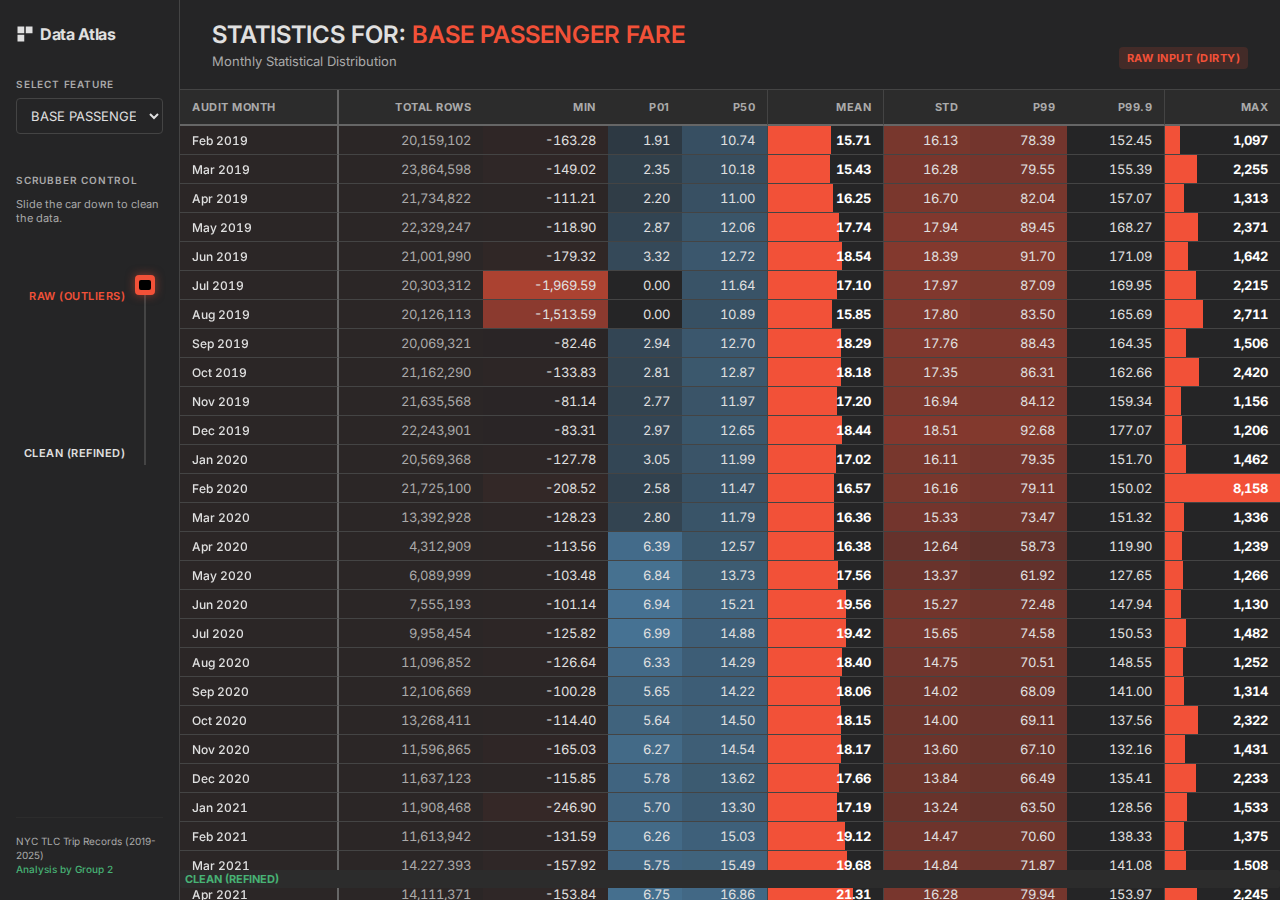
<file: raw_vs_processed_data_distribution_table.html>
<!DOCTYPE html>
<html lang="en">

<head>
    <meta charset="UTF-8">
    <meta name="viewport" content="width=device-width, initial-scale=1.0">
    <title>Uber Data Atlas | Dark Executive View</title>

    <!-- FONTS: Inter (Standard for modern UI) -->
    <link href="https://fonts.googleapis.com/css2?family=Inter:wght@300;400;500;600;700&display=swap" rel="stylesheet">

    <!-- DATA SOURCE -->
    <script src="data_payload.js"></script>

    <style>
        /* =========================================
           1. UBER DESIGN SYSTEM (DARK TOKENS)
           ========================================= */
        :root {
            /* Palette Inversion */
            --uber-black: #000000;
            --uber-white: #FFFFFF;
            --ui-background: #1E1E1E;
            --ui-surface: #252526;
            --ui-text-primary: #E0E0E0;
            --ui-text-secondary: #AAAAAA;
            --ui-border: #444444;
            --ui-border-dark: #666666;

            /* Data Colors (High Saturation for Pop) */
            --data-green: #47B275;
            /* Stable/Clean */
            --data-red: #F25138;
            /* Error/Raw */
            --data-blue: #5DA5DA;
            /* Neutral Distribution */

            /* Grays for Fills (Deeper than background) */
            --gray-fill-subtle: #2C2C2C;

            /* Dimensions */
            --sidebar-width: 180px;
            --track-height: 180px;
        }

        * {
            box-sizing: border-box;
        }

        body {
            margin: 0;
            padding: 0;
            font-family: 'Inter', sans-serif;
            background: var(--ui-background);
            height: 100vh;
            display: flex;
            overflow: hidden;
            color: var(--ui-text-primary);
        }

        /* =========================================
           2. SIDEBAR (CONTROLS)
           ========================================= */
        .sidebar {
            width: var(--sidebar-width);
            background: var(--ui-surface);
            border-right: 1px solid var(--ui-border);
            display: flex;
            flex-direction: column;
            padding: 24px 16px;
            z-index: 20;
        }

        .brand {
            font-size: 16px;
            font-weight: 700;
            letter-spacing: -0.5px;
            color: var(--ui-text-primary);
            margin-bottom: 24px;
            display: flex;
            align-items: center;
            gap: 6px;
        }

        /* DROPDOWN STYLING */
        .control-group {
            margin-bottom: 30px;
        }

        .label {
            font-size: 10px;
            text-transform: uppercase;
            letter-spacing: 0.8px;
            font-weight: 600;
            color: var(--ui-text-secondary);
            margin-bottom: 8px;
            display: block;
        }

        select {
            width: 100%;
            padding: 8px 10px;
            font-family: 'Inter', sans-serif;
            font-size: 13px;
            border: 1px solid var(--ui-border);
            border-radius: 4px;
            background: var(--ui-surface);
            color: var(--ui-text-primary);
            cursor: pointer;
            outline: none;
            transition: border-color 0.2s;
        }

        /* CUSTOM VERTICAL SLIDER ASSEMBLY */
        .scrubber-assembly {
            display: flex;
            gap: 10px;
            align-items: center;
            justify-content: center;
        }

        .scrubber-track-wrapper {
            position: relative;
            height: var(--track-height);
            width: 20px;
            margin: 10px 0;
        }

        #stateSlider {
            opacity: 0;
            position: absolute;
            width: 100%;
            height: 100%;
            margin: 0;
            cursor: ns-resize;
            z-index: 10;
        }

        .custom-track {
            position: absolute;
            width: 2px;
            height: 100%;
            background: var(--ui-border);
            left: 50%;
            transform: translateX(-50%);
        }

        /* Custom Handle (The Uber Car) */
        #custom-handle {
            position: absolute;
            width: 20px;
            height: 20px;
            left: 50%;
            top: 0;
            transform: translate(-50%, -50%);
            transition: background-color 0.2s, box-shadow 0.2s;
            pointer-events: none;
            border-radius: 4px;
            background: var(--data-green);
            box-shadow: 0 0 10px rgba(71, 178, 117, 0.5);
        }

        /* Uber Car SVG */
        #custom-handle::before {
            content: '';
            position: absolute;
            top: 50%;
            left: 50%;
            width: 12px;
            height: 10px;
            background: var(--uber-black);
            transform: translate(-50%, -50%);
            border-radius: 2px;
        }

        /* Scrubber Labels (Q3 Fix: Aligned to Track Ends) */
        .scrubber-labels-vertical {
            height: var(--track-height);
            display: flex;
            flex-direction: column;
            justify-content: space-between;
            font-size: 11px;
            font-weight: 600;
            text-align: right;
            line-height: 1.2;
            padding: 5px 0;
        }

        .state-label {
            text-transform: uppercase;
            letter-spacing: 0.5px;
        }

        /* Dynamic Active States */
        .mode-raw #custom-handle {
            background: var(--data-red);
            box-shadow: 0 0 10px rgba(242, 81, 56, 0.5);
        }

        .mode-raw .state-raw {
            color: var(--data-red);
        }

        .mode-proc #custom-handle {
            background: var(--data-green);
            box-shadow: 0 0 10px rgba(71, 178, 117, 0.5);
        }

        .mode-proc .state-proc {
            color: var(--data-green);
        }


        /* Footer */
        .footer {
            margin-top: auto;
            font-size: 10px;
            color: var(--ui-text-secondary);
            line-height: 1.4;
            border-top: 1px solid var(--gray-fill-subtle);
            padding-top: 16px;
        }

        /* =========================================
           3. MAIN VIEW (DATA TABLE)
           ========================================= */
        .main-content {
            flex-grow: 1;
            display: flex;
            flex-direction: column;
            background: var(--ui-surface);
            position: relative;
        }

        /* HEADER INFO */
        .info-bar {
            padding: 20px 32px;
            border-bottom: 1px solid var(--ui-border);
            background: var(--ui-surface);
            display: flex;
            justify-content: space-between;
            align-items: flex-end;
        }

        .metric-title {
            font-size: 24px;
            font-weight: 600;
            color: var(--ui-text-primary);
            margin: 0;
        }

        .feature-name-highlight {
            color: var(--data-green);
        }

        .mode-raw .feature-name-highlight {
            color: var(--data-red);
        }


        .metric-subtitle {
            font-size: 13px;
            color: var(--ui-text-secondary);
            margin-top: 4px;
        }

        .status-badge {
            font-size: 11px;
            font-weight: 700;
            padding: 4px 8px;
            border-radius: 4px;
            text-transform: uppercase;
            letter-spacing: 0.5px;
        }

        /* Status Badge Colors */
        .mode-raw .status-badge {
            background: rgba(242, 81, 56, 0.15);
            color: var(--data-red);
        }

        .mode-proc .status-badge {
            background: rgba(71, 178, 117, 0.15);
            color: var(--data-green);
        }

        /* TABLE SCROLL AREA */
        .table-wrapper {
            flex-grow: 1;
            overflow: auto;
            position: relative;
        }

        table {
            border-collapse: separate;
            border-spacing: 0;
            width: 100%;
            font-size: 13px;
        }

        /* TABLE HEADERS */
        th {
            position: sticky;
            top: 0;
            z-index: 10;
            background: var(--gray-fill-subtle);
            color: var(--ui-text-secondary);
            font-weight: 700;
            font-size: 11px;
            text-transform: uppercase;
            letter-spacing: 0.5px;
            padding: 10px 12px;
            text-align: right;
            border-bottom: 2px solid var(--ui-border-dark);
        }

        /* Sticky First Column (Date) */
        th:first-child {
            position: sticky;
            left: 0;
            z-index: 20;
            text-align: left;
            background: var(--gray-fill-subtle);
            border-right: 2px solid var(--ui-border-dark);
        }

        /* TABLE CELLS */
        td {
            padding: 6px 12px;
            text-align: right;
            white-space: nowrap;
            border-bottom: 1px solid var(--ui-border);
            color: var(--ui-text-primary);
            font-variant-numeric: tabular-nums;
        }

        /* Sticky First Column (Date) */
        td:first-child {
            position: sticky;
            left: 0;
            z-index: 5;
            text-align: left;
            background: var(--ui-surface);
            font-weight: 500;
            font-size: 12px;
            border-right: 2px solid var(--ui-border-dark);
        }

        tr:hover td {
            background-color: rgba(255, 255, 255, 0.05) !important;
        }

        tr:hover td:first-child {
            background-color: rgba(255, 255, 255, 0.05);
        }

        /* Bar Column specific styling */
        .val-mean,
        .val-max {
            border-left: 1px solid var(--ui-border);
        }

        /* =========================================
           4. VISUALIZATION HELPERS (Dynamic)
           ========================================= */

        td {
            transition: background-color 0.2s, color 0.2s;
        }

        /* Bar text must be white for contrast */
        .bar-cell {
            color: var(--uber-white) !important;
            font-weight: 700 !important;
        }

        /* Fixed Annotations */
        #rawAnnotation {
            position: sticky;
            top: 12px;
            left: 10px;
            font-weight: 700;
            font-size: 11px;
            z-index: 50;
            color: var(--data-red);
            background: var(--gray-fill-subtle);
            padding: 2px 5px;
            border-radius: 2px;
        }

        #filteredAnnotation {
            position: sticky;
            bottom: 12px;
            left: 10px;
            font-weight: 700;
            font-size: 11px;
            z-index: 50;
            color: var(--data-green);
            background: var(--gray-fill-subtle);
            padding: 2px 5px;
            border-radius: 2px;
        }
    </style>
</head>

<body>

    <!-- SIDEBAR -->
    <div class="sidebar">
        <div class="brand">
            <svg width="18" height="18" viewBox="0 0 24 24" fill="none" xmlns="http://www.w3.org/2000/svg">
                <rect x="2" y="2" width="9" height="9" fill="var(--ui-text-primary)" />
                <rect x="13" y="2" width="9" height="9" fill="var(--ui-text-primary)" />
                <rect x="2" y="13" width="9" height="9" fill="var(--ui-text-primary)" />
                <rect x="13" y="13" width="9" height="9" />
            </svg>
            Data Atlas
        </div>

        <div class="control-group">
            <p class="label">Select Feature</p>
            <select id="featureSelect">
                <!-- Javascript will populate this -->
            </select>
        </div>

        <div class="control-group">
            <p class="label">Scrubber Control</p>
            <p style="font-size: 11px; color: var(--ui-text-secondary); margin-bottom: 20px;">
                Slide the car down to clean the data.
            </p>
        </div>

        <div class="scrubber-assembly">
            <div class="scrubber-labels-vertical" style="text-align: right;">
                <span class="state-label state-raw">RAW (OUTLIERS)</span>
                <span class="state-label state-proc">CLEAN (REFINED)</span>
            </div>

            <div class="scrubber-track-wrapper">
                <!-- Hidden input handles value and interaction -->
                <input type="range" id="stateSlider" min="0" max="1" step="0.01" value="1" orient="vertical">
                <div class="custom-track"></div>
                <!-- Custom Handle (Car) is positioned via JS -->
                <div id="custom-handle"></div>
            </div>
        </div>

        <div class="footer">
            NYC TLC Trip Records (2019-2025)<br>
            <span style="color: var(--data-green); font-weight: 500;">Analysis by Group 2</span>
        </div>
    </div>

    <!-- MAIN CONTENT -->
    <div class="main-content">
        <div class="info-bar">
            <div>
                <h1 class="metric-title" id="displayTitle">STATISTICS FOR: <span class="feature-name-highlight">BASE
                        PASSENGER FARE</span></h1>
                <div class="metric-subtitle">Monthly Statistical Distribution</div>
            </div>
            <div id="statusBadge" class="status-badge">RAW DATA</div>
        </div>

        <div class="table-wrapper" id="tableWrapper">
            <table id="dataTable">
                <thead>
                    <tr>
                        <th>Audit Month</th>
                        <th>Total Rows</th>
                        <th>MIN</th>
                        <th>P01</th>
                        <th>P50</th>
                        <th class="val-mean" style="min-width: 80px">MEAN</th>
                        <th style="border-left: 1px solid var(--ui-border)">STD</th>
                        <th>P99</th>
                        <th>P99.9</th>
                        <th class="val-max" style="min-width: 80px">MAX</th>
                    </tr>
                </thead>
                <tbody id="tableBody">
                    <!-- Javascript populates this -->
                </tbody>
            </table>

            <!-- Fixed Annotations -->
            <div id="rawAnnotation">RAW (UNFILTERED)</div>
            <div id="filteredAnnotation">CLEAN (REFINED)</div>
        </div>
    </div>

    <!-- ******************************************************************* -->
    <!-- STEP 1: PASTE YOUR data_payload.js CONTENT HERE -->
    <script id="data-payload">
        // !!! Paste the full content of data_payload.js here

        // Example DUMMY DATA (REPLACE THIS ENTIRE BLOCK WITH YOUR REAL DATA):
        const ATLAS_DATA = {
            "dates": ["Feb 2019", "Mar 2019", "Apr 2019", "May 2019", "Jun 2019", "Jul 2019", "Aug 2019", "Sep 2019"],
            "features": {
                "base_passenger_fare": {
                    "raw": {
                        "min": [-163.28, -149.02, -111.21, -118.90, -179.32, -1969.59, -1513.59, -82.46],
                        "p01": [1.91, 2.35, 2.20, 2.87, 3.32, 0.00, 0.00, 2.94],
                        "p50": [10.74, 10.18, 11.00, 12.06, 12.72, 11.64, 10.89, 12.70],
                        "mean": [15.71, 15.43, 16.25, 17.74, 18.54, 17.10, 15.85, 18.29],
                        "std": [16.13, 16.28, 16.70, 17.94, 18.39, 17.97, 17.80, 17.76],
                        "p99": [78.39, 79.55, 82.04, 89.45, 91.70, 87.09, 83.50, 88.43],
                        "p99.9": [152.45, 155.39, 157.07, 168.27, 171.09, 169.95, 165.69, 164.35],
                        "max": [1097.29, 2255.49, 1313.41, 2371.27, 1642.24, 2215.22, 2710.50, 1505.83],
                        "rows": [20159102, 23864598, 21734822, 22329247, 21001990, 20303312, 20126113, 20069321]
                    },
                    "processed": {
                        "min": [0.1, 0.5, 0.2, 0.6, 0.5, 0.3, 0.4, 0.7],
                        "p01": [2.04, 2.40, 2.25, 2.90, 3.35, 3.00, 3.10, 3.00],
                        "p50": [10.28, 10.50, 11.20, 12.10, 12.80, 11.70, 11.00, 12.75],
                        "mean": [14.45, 14.80, 15.20, 16.50, 17.20, 16.10, 15.10, 17.50],
                        "std": [13.06, 13.50, 14.00, 15.00, 15.50, 14.50, 14.20, 14.00],
                        "p99": [64.34, 65.00, 68.00, 75.00, 78.00, 70.00, 68.00, 75.00],
                        "p99.9": [110.60, 112.00, 115.00, 125.00, 130.00, 118.00, 115.00, 120.00],
                        "max": [282.52, 290.00, 310.00, 350.00, 370.00, 360.00, 350.00, 380.00],
                        "rows": [13056381, 14500000, 13500000, 15000000, 14000000, 13800000, 13500000, 13000000]
                    },
                    "stats": {
                        "min_max": 1969.59, "p01_max": 3.32, "p50_max": 12.72, "mean_max": 18.54,
                        "std_max": 18.39, "p99_max": 91.70, "p99.9_max": 171.09, "max_max": 2710.50
                    }
                }
            }
        };
        // !!! END OF PASTE ZONE

    </script>
    <script>
        // ==========================================
        // 1. INITIALIZATION & SETUP
        // ==========================================

        if (typeof ATLAS_DATA === 'undefined') {
            console.error("ATLAS_DATA not defined.");
            document.getElementById('displayTitle').innerText = "DATA LOADING ERROR";
            throw new Error("Data not loaded.");
        }

        const featureSelect = document.getElementById('featureSelect');
        const stateSlider = document.getElementById('stateSlider');
        const tableBody = document.getElementById('tableBody');
        const displayTitle = document.getElementById('displayTitle');
        const statusBadge = document.getElementById('statusBadge');
        const bodyTag = document.body;
        const customHandle = document.getElementById('custom-handle');

        // Q1 Fix: Set Default Feature
        const DEFAULT_FEATURE = 'base_passenger_fare';
        let currentFeature = DEFAULT_FEATURE;

        // Populate Dropdown
        const features = Object.keys(ATLAS_DATA.features).sort();
        features.forEach(feat => {
            const opt = document.createElement('option');
            opt.value = feat;
            opt.text = feat.replace(/_/g, " ").toUpperCase();
            featureSelect.appendChild(opt);
        });

        // ==========================================
        // 2. HELPER FUNCTIONS (VISUALIZATION)
        // ==========================================

        // Format Numbers: 1,234.56
        const fmt = new Intl.NumberFormat('en-US', {
            minimumFractionDigits: 2,
            maximumFractionDigits: 2
        });

        // Format Integers: 1,234
        const fmtInt = new Intl.NumberFormat('en-US', {
            maximumFractionDigits: 0
        });

        /**
         * Generates the background style string (Q2 Fix: Visuals)
         */
        function getStyle(val, maxVal, type, isRaw) {
            if (val === null || val === undefined) return { style: '', class: '' };

            const absVal = Math.abs(val);
            const ratio = Math.min(absVal / maxVal, 1);
            const opacity = ratio * 0.65; // Max opacity 45% for gradient
            const pct = ratio * 100;
            let style = '';
            let className = '';

            // 4. BAR CHART COLOR CORRECTION (Raw=Red, Filtered=Green)
            if (type === 'bar') {
                const color = isRaw ? 'var(--data-red)' : 'var(--data-green)';
                style = `background: linear-gradient(90deg, ${color} ${pct}%, transparent ${pct}%)`;
                className = 'bar-cell';
            }
            // GRADIENTS
            else if (type === 'safe') {
                // P01, P50: Use Uber Blue for general distribution (as requested: leave these as is)
                style = `background-color: rgba(93, 165, 218, ${opacity})`;
            }
            // MODIFIED BLOCK: RISK GRADIENT LOGIC (Q2 Fix)
            else if (type === 'risk') {
                if (isRaw) {
                    // RAW: Use Red for risk
                    style = `background-color: rgba(242, 81, 56, ${opacity})`;
                } else {
                    // CLEAN: Use Green for risk (Matches the Green bars in the clean state)
                    style = `background-color: rgba(71, 178, 117, ${opacity})`;
                }
            }

            return { style, class: className };
        }

        // --- CUSTOM SLIDER POSITIONING ---
        function updateHandlePosition(sliderVal) {
            const root = document.documentElement;
            const trackHeight = parseFloat(getComputedStyle(root).getPropertyValue('--track-height'));

            const invertedValue = 1 - sliderVal;
            const yPos = invertedValue * trackHeight;

            customHandle.style.top = `${yPos}px`;
        }

        // ==========================================
        // 3. RENDER LOGIC
        // ==========================================

        function render() {
            const featName = featureSelect.value;
            const sliderVal = parseFloat(stateSlider.value);

            const isRaw = (sliderVal >= 0.5);
            const dataSetKey = isRaw ? 'raw' : 'processed';
            const featData = ATLAS_DATA.features[featName];

            if (!featData) return;

            const currentData = featData[dataSetKey];
            const stats = featData.stats;

            // Update UI State
            if (isRaw) {
                bodyTag.classList.remove('mode-proc');
                bodyTag.classList.add('mode-raw');
                statusBadge.innerText = "RAW INPUT (DIRTY)";
            } else {
                bodyTag.classList.remove('mode-raw');
                bodyTag.classList.add('mode-proc');
                statusBadge.innerText = "CLEAN OUTPUT (FILTERED)";
            }

            // Update Title
            const featTitle = featName.replace(/_/g, " ").toUpperCase();
            document.querySelector('.metric-title').innerHTML = `STATISTICS FOR: <span class="feature-name-highlight">${featTitle}</span>`;

            // Clear Table
            tableBody.innerHTML = '';

            // Generate Rows
            ATLAS_DATA.dates.forEach((date, i) => {
                const tr = document.createElement('tr');

                const getVal = (suffix) => currentData[suffix] ? currentData[suffix][i] : 0;

                const v_min = getVal('min');
                const v_p01 = getVal('p01');
                const v_p50 = getVal('p50');
                const v_mean = getVal('mean');
                const v_std = getVal('std');
                const v_p99 = getVal('p99');
                const v_p999 = getVal('p99.9');
                const v_max = getVal('max');
                const v_rows = currentData['rows'] ? currentData['rows'][i] : 0;

                // Subtle row background color definition
                const rowBgColor = isRaw ? 'rgba(242, 81, 56, 0.03)' : 'rgba(71, 178, 117, 0.03)';
                const rowBgStyle = `background-color: ${rowBgColor}`; // Used only for Date/Rows columns

                // Get styles for statistical fields
                const s_min = getStyle(v_min, stats.min_max, 'risk', isRaw);
                const s_p01 = getStyle(v_p01, stats.p01_max, 'safe', isRaw);
                const s_p50 = getStyle(v_p50, stats.p50_max, 'safe', isRaw);
                const s_mean = getStyle(v_mean, stats.mean_max, 'bar', isRaw);
                const s_std = getStyle(v_std, stats.std_max, 'risk', isRaw);
                const s_p99 = getStyle(v_p99, stats.p99_max, 'risk', isRaw);
                const s_p999 = getStyle(v_p999, stats.p999_max, 'risk', isRaw);
                const s_max = getStyle(v_max, stats.max_max, 'bar', isRaw);

                // --- HTML GENERATION (Q2 Fix: Only apply row background to first two columns) ---
                tr.innerHTML = `
                    <td style="${rowBgStyle}">${date}</td>
                    <td style="color: var(--ui-text-secondary); ${rowBgStyle}">${fmtInt.format(v_rows)}</td>
                    
                    <td style="${s_min.style}">${fmt.format(v_min)}</td>
                    <td style="${s_p01.style}">${fmt.format(v_p01)}</td>
                    <td style="${s_p50.style}">${fmt.format(v_p50)}</td>
                    
                    <td class="val-mean ${s_mean.class}" style="${s_mean.style}">${fmt.format(v_mean)}</td>
                    
                    <td style="border-left: 1px solid var(--ui-border); ${s_std.style}">${fmt.format(v_std)}</td>
                    <td style="${s_p99.style}">${fmt.format(v_p99)}</td>
                    <td style="${s_p999.style}">${fmt.format(v_p999)}</td>
                    
                    <td class="val-max ${s_max.class}" style="${s_max.style}">${fmtInt.format(v_max)}</td>
                `;

                tableBody.appendChild(tr);
            });
        }

        // ==========================================
        // 4. EVENT LISTENERS
        // ==========================================

        featureSelect.addEventListener('change', () => {
            // Reset to Raw view when changing feature
            stateSlider.value = 1;
            render();
            updateHandlePosition(1);
        });

        stateSlider.addEventListener('input', (e) => {
            const val = parseFloat(e.target.value);
            render();
            updateHandlePosition(val);
        });

        // Initialization
        // Set default feature (Q1 Fix)
        featureSelect.value = DEFAULT_FEATURE;

        // Set to RAW mode and render
        stateSlider.value = 1;
        render();
        updateHandlePosition(1);

    </script>
</body>

</html>
</file>
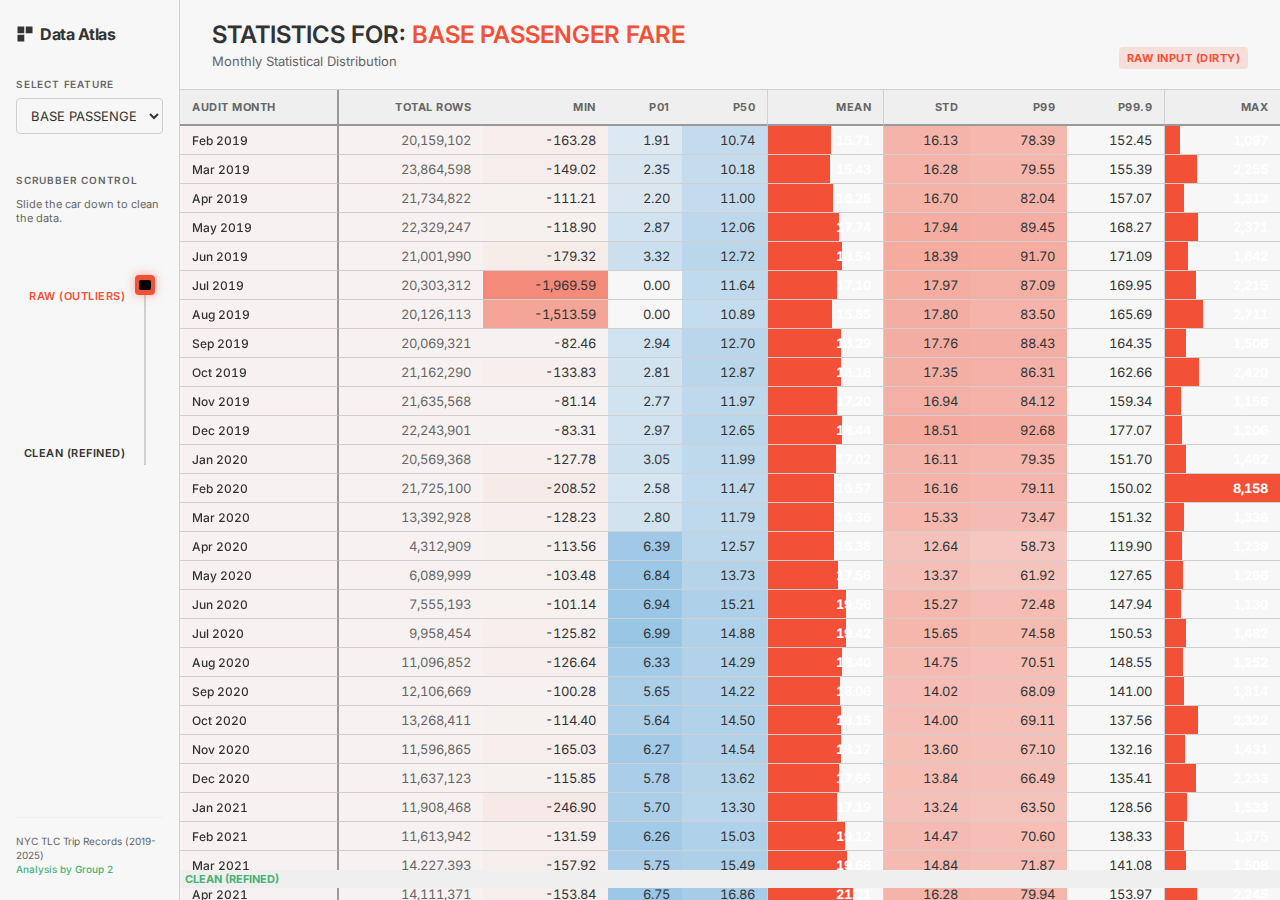
<file: sections/data_distribution_table.html>
<!DOCTYPE html>
<html lang="en">

<head>
    <meta charset="UTF-8">
    <meta name="viewport" content="width=device-width, initial-scale=1.0">
    <title>Uber Data Atlas | Dark Executive View</title>

    <!-- FONTS: Inter (Standard for modern UI) -->
    <link href="https://fonts.googleapis.com/css2?family=Inter:wght@300;400;500;600;700&display=swap" rel="stylesheet">

    <!-- DATA SOURCE -->
    <script src="data_payload.js"></script>

    <style>
        /* =========================================
           1. UBER DESIGN SYSTEM (THEME TOKENS)
           ========================================= */
        :root {
            /* Palette for Light Mode */
            --uber-black: #000000;
            --uber-white: #FFFFFF;
            --ui-background: #FFFFFF;
            --ui-surface: #F7F7F7;
            --ui-text-primary: #333333;
            --ui-text-secondary: #666666;
            --ui-border: #D0D0D0;
            --ui-border-dark: #999999;

            /* Data Colors (High Saturation for Pop) */
            --data-green: #47B275;
            --data-red: #F25138;
            --data-blue: #5DA5DA;

            /* Grays for Fills */
            --gray-fill-subtle: #EFEFEF;

            /* Dimensions */
            --sidebar-width: 180px;
            --track-height: 180px;
        }

        /* DARK MODE OVERRIDE */
        body.dark-mode {
            --ui-background: #1E1E1E;
            --ui-surface: #252526;
            --ui-text-primary: #E0E0E0;
            --ui-text-secondary: #AAAAAA;
            --ui-border: #444444;
            --ui-border-dark: #666666;
            --gray-fill-subtle: #2C2C2C;
        }

        * {
            box-sizing: border-box;
        }

        body {
            margin: 0;
            padding: 0;
            font-family: 'Inter', sans-serif;
            background: var(--ui-background);
            height: 100vh;
            display: flex;
            overflow: hidden;
            color: var(--ui-text-primary);
        }

        /* =========================================
           2. SIDEBAR (CONTROLS)
           ========================================= */
        .sidebar {
            width: var(--sidebar-width);
            background: var(--ui-surface);
            border-right: 1px solid var(--ui-border);
            display: flex;
            flex-direction: column;
            padding: 24px 16px;
            z-index: 20;
        }

        .brand {
            font-size: 16px;
            font-weight: 700;
            letter-spacing: -0.5px;
            color: var(--ui-text-primary);
            margin-bottom: 24px;
            display: flex;
            align-items: center;
            gap: 6px;
        }

        /* DROPDOWN STYLING */
        .control-group {
            margin-bottom: 30px;
        }

        .label {
            font-size: 10px;
            text-transform: uppercase;
            letter-spacing: 0.8px;
            font-weight: 600;
            color: var(--ui-text-secondary);
            margin-bottom: 8px;
            display: block;
        }

        select {
            width: 100%;
            padding: 8px 10px;
            font-family: 'Inter', sans-serif;
            font-size: 13px;
            border: 1px solid var(--ui-border);
            border-radius: 4px;
            background: var(--ui-surface);
            color: var(--ui-text-primary);
            cursor: pointer;
            outline: none;
            transition: border-color 0.2s;
        }

        /* CUSTOM VERTICAL SLIDER ASSEMBLY */
        .scrubber-assembly {
            display: flex;
            gap: 10px;
            align-items: center;
            justify-content: center;
        }

        .scrubber-track-wrapper {
            position: relative;
            height: var(--track-height);
            width: 20px;
            margin: 10px 0;
        }

        #stateSlider {
            opacity: 0;
            position: absolute;
            width: 100%;
            height: 100%;
            margin: 0;
            cursor: ns-resize;
            z-index: 10;
        }

        .custom-track {
            position: absolute;
            width: 2px;
            height: 100%;
            background: var(--ui-border);
            left: 50%;
            transform: translateX(-50%);
        }

        /* Custom Handle (The Uber Car) */
        #custom-handle {
            position: absolute;
            width: 20px;
            height: 20px;
            left: 50%;
            top: 0;
            transform: translate(-50%, -50%);
            transition: background-color 0.2s, box-shadow 0.2s;
            pointer-events: none;
            border-radius: 4px;
            background: var(--data-green);
            box-shadow: 0 0 10px rgba(71, 178, 117, 0.5);
        }

        /* Uber Car SVG */
        #custom-handle::before {
            content: '';
            position: absolute;
            top: 50%;
            left: 50%;
            width: 12px;
            height: 10px;
            background: var(--uber-black);
            transform: translate(-50%, -50%);
            border-radius: 2px;
        }

        /* Scrubber Labels (Q3 Fix: Aligned to Track Ends) */
        .scrubber-labels-vertical {
            height: var(--track-height);
            display: flex;
            flex-direction: column;
            justify-content: space-between;
            font-size: 11px;
            font-weight: 600;
            text-align: right;
            line-height: 1.2;
            padding: 5px 0;
        }

        .state-label {
            text-transform: uppercase;
            letter-spacing: 0.5px;
        }

        /* Dynamic Active States */
        .mode-raw #custom-handle {
            background: var(--data-red);
            box-shadow: 0 0 10px rgba(242, 81, 56, 0.5);
        }

        .mode-raw .state-raw {
            color: var(--data-red);
        }

        .mode-proc #custom-handle {
            background: var(--data-green);
            box-shadow: 0 0 10px rgba(71, 178, 117, 0.5);
        }

        .mode-proc .state-proc {
            color: var(--data-green);
        }


        /* Footer */
        .footer {
            margin-top: auto;
            font-size: 10px;
            color: var(--ui-text-secondary);
            line-height: 1.4;
            border-top: 1px solid var(--gray-fill-subtle);
            padding-top: 16px;
        }

        /* =========================================
           3. MAIN VIEW (DATA TABLE)
           ========================================= */
        .main-content {
            flex-grow: 1;
            display: flex;
            flex-direction: column;
            background: var(--ui-surface);
            position: relative;
        }

        /* HEADER INFO */
        .info-bar {
            padding: 20px 32px;
            border-bottom: 1px solid var(--ui-border);
            background: var(--ui-surface);
            display: flex;
            justify-content: space-between;
            align-items: flex-end;
        }

        .metric-title {
            font-size: 24px;
            font-weight: 600;
            color: var(--ui-text-primary);
            margin: 0;
        }

        .feature-name-highlight {
            color: var(--data-green);
        }

        .mode-raw .feature-name-highlight {
            color: var(--data-red);
        }


        .metric-subtitle {
            font-size: 13px;
            color: var(--ui-text-secondary);
            margin-top: 4px;
        }

        .status-badge {
            font-size: 11px;
            font-weight: 700;
            padding: 4px 8px;
            border-radius: 4px;
            text-transform: uppercase;
            letter-spacing: 0.5px;
        }

        /* Status Badge Colors */
        .mode-raw .status-badge {
            background: rgba(242, 81, 56, 0.15);
            color: var(--data-red);
        }

        .mode-proc .status-badge {
            background: rgba(71, 178, 117, 0.15);
            color: var(--data-green);
        }

        /* TABLE SCROLL AREA */
        .table-wrapper {
            flex-grow: 1;
            overflow: auto;
            position: relative;
        }

        table {
            border-collapse: separate;
            border-spacing: 0;
            width: 100%;
            font-size: 13px;
        }

        /* TABLE HEADERS */
        th {
            position: sticky;
            top: 0;
            z-index: 10;
            background: var(--gray-fill-subtle);
            color: var(--ui-text-secondary);
            font-weight: 700;
            font-size: 11px;
            text-transform: uppercase;
            letter-spacing: 0.5px;
            padding: 10px 12px;
            text-align: right;
            border-bottom: 2px solid var(--ui-border-dark);
        }

        /* Sticky First Column (Date) */
        th:first-child {
            position: sticky;
            left: 0;
            z-index: 20;
            text-align: left;
            background: var(--gray-fill-subtle);
            border-right: 2px solid var(--ui-border-dark);
        }

        /* TABLE CELLS */
        td {
            padding: 6px 12px;
            text-align: right;
            white-space: nowrap;
            border-bottom: 1px solid var(--ui-border);
            color: var(--ui-text-primary);
            font-variant-numeric: tabular-nums;
        }

        /* Sticky First Column (Date) */
        td:first-child {
            position: sticky;
            left: 0;
            z-index: 5;
            text-align: left;
            background: var(--ui-surface);
            font-weight: 500;
            font-size: 12px;
            border-right: 2px solid var(--ui-border-dark);
        }

        tr:hover td {
            background-color: rgba(255, 255, 255, 0.05) !important;
        }

        tr:hover td:first-child {
            background-color: rgba(255, 255, 255, 0.05);
        }

        /* Bar Column specific styling */
        .val-mean,
        .val-max {
            border-left: 1px solid var(--ui-border);
        }

        /* =========================================
           4. VISUALIZATION HELPERS (Dynamic)
           ========================================= */

        td {
            transition: background-color 0.2s, color 0.2s;
        }

        /* Bar text must be white for contrast */
        .bar-cell {
            color: var(--uber-white) !important;
            font-weight: 700 !important;
        }

        /* Fixed Annotations */
        #rawAnnotation {
            position: sticky;
            top: 12px;
            left: 10px;
            font-weight: 700;
            font-size: 11px;
            z-index: 50;
            color: var(--data-red);
            background: var(--gray-fill-subtle);
            padding: 2px 5px;
            border-radius: 2px;
        }

        #filteredAnnotation {
            position: sticky;
            bottom: 12px;
            left: 10px;
            font-weight: 700;
            font-size: 11px;
            z-index: 50;
            color: var(--data-green);
            background: var(--gray-fill-subtle);
            padding: 2px 5px;
            border-radius: 2px;
        }
    </style>

    <!-- THEME SYNC SCRIPT - Detects parent page theme -->
    <script>
        // Check parent page theme on load
        function syncThemeWithParent() {
            try {
                // Check if parent window has dark mode class
                const parentHasDarkMode = window.parent.document.documentElement.classList.contains('dark');
                if (parentHasDarkMode) {
                    document.body.classList.add('dark-mode');
                } else {
                    document.body.classList.remove('dark-mode');
                }
            } catch (e) {
                // If can't access parent (cross-origin), default to light mode
                console.log('Cannot access parent theme, using default');
            }
        }

        // Initial sync
        syncThemeWithParent();

        // Listen for theme changes from parent
        window.addEventListener('message', (event) => {
            if (event.data && event.data.type === 'theme-change') {
                if (event.data.theme === 'dark') {
                    document.body.classList.add('dark-mode');
                } else {
                    document.body.classList.remove('dark-mode');
                }
            }
        });

        // Poll for theme changes (fallback)
        setInterval(syncThemeWithParent, 500);
    </script>
</head>

<body>

    <!-- SIDEBAR -->
    <div class="sidebar">
        <div class="brand">
            <svg width="18" height="18" viewBox="0 0 24 24" fill="none" xmlns="http://www.w3.org/2000/svg">
                <rect x="2" y="2" width="9" height="9" fill="var(--ui-text-primary)" />
                <rect x="13" y="2" width="9" height="9" fill="var(--ui-text-primary)" />
                <rect x="2" y="13" width="9" height="9" fill="var(--ui-text-primary)" />
                <rect x="13" y="13" width="9" height="9" />
            </svg>
            Data Atlas
        </div>

        <div class="control-group">
            <p class="label">Select Feature</p>
            <select id="featureSelect">
                <!-- Javascript will populate this -->
            </select>
        </div>

        <div class="control-group">
            <p class="label">Scrubber Control</p>
            <p style="font-size: 11px; color: var(--ui-text-secondary); margin-bottom: 20px;">
                Slide the car down to clean the data.
            </p>
        </div>

        <div class="scrubber-assembly">
            <div class="scrubber-labels-vertical" style="text-align: right;">
                <span class="state-label state-raw">RAW (OUTLIERS)</span>
                <span class="state-label state-proc">CLEAN (REFINED)</span>
            </div>

            <div class="scrubber-track-wrapper">
                <!-- Hidden input handles value and interaction -->
                <input type="range" id="stateSlider" min="0" max="1" step="0.01" value="1" orient="vertical">
                <div class="custom-track"></div>
                <!-- Custom Handle (Car) is positioned via JS -->
                <div id="custom-handle"></div>
            </div>
        </div>

        <div class="footer">
            NYC TLC Trip Records (2019-2025)<br>
            <span style="color: var(--data-green); font-weight: 500;">Analysis by Group 2</span>
        </div>
    </div>

    <!-- MAIN CONTENT -->
    <div class="main-content">
        <div class="info-bar">
            <div>
                <h1 class="metric-title" id="displayTitle">STATISTICS FOR: <span class="feature-name-highlight">BASE
                        PASSENGER FARE</span></h1>
                <div class="metric-subtitle">Monthly Statistical Distribution</div>
            </div>
            <div id="statusBadge" class="status-badge">RAW DATA</div>
        </div>

        <div class="table-wrapper" id="tableWrapper">
            <table id="dataTable">
                <thead>
                    <tr>
                        <th>Audit Month</th>
                        <th>Total Rows</th>
                        <th>MIN</th>
                        <th>P01</th>
                        <th>P50</th>
                        <th class="val-mean" style="min-width: 80px">MEAN</th>
                        <th style="border-left: 1px solid var(--ui-border)">STD</th>
                        <th>P99</th>
                        <th>P99.9</th>
                        <th class="val-max" style="min-width: 80px">MAX</th>
                    </tr>
                </thead>
                <tbody id="tableBody">
                    <!-- Javascript populates this -->
                </tbody>
            </table>

            <!-- Fixed Annotations -->
            <div id="rawAnnotation">RAW (UNFILTERED)</div>
            <div id="filteredAnnotation">CLEAN (REFINED)</div>
        </div>
    </div>

    <!-- ******************************************************************* -->
    <!-- STEP 1: PASTE YOUR data_payload.js CONTENT HERE -->
    <script id="data-payload">
        // !!! Paste the full content of data_payload.js here

        // Example DUMMY DATA (REPLACE THIS ENTIRE BLOCK WITH YOUR REAL DATA):
        const ATLAS_DATA = {
            "dates": ["Feb 2019", "Mar 2019", "Apr 2019", "May 2019", "Jun 2019", "Jul 2019", "Aug 2019", "Sep 2019"],
            "features": {
                "base_passenger_fare": {
                    "raw": {
                        "min": [-163.28, -149.02, -111.21, -118.90, -179.32, -1969.59, -1513.59, -82.46],
                        "p01": [1.91, 2.35, 2.20, 2.87, 3.32, 0.00, 0.00, 2.94],
                        "p50": [10.74, 10.18, 11.00, 12.06, 12.72, 11.64, 10.89, 12.70],
                        "mean": [15.71, 15.43, 16.25, 17.74, 18.54, 17.10, 15.85, 18.29],
                        "std": [16.13, 16.28, 16.70, 17.94, 18.39, 17.97, 17.80, 17.76],
                        "p99": [78.39, 79.55, 82.04, 89.45, 91.70, 87.09, 83.50, 88.43],
                        "p99.9": [152.45, 155.39, 157.07, 168.27, 171.09, 169.95, 165.69, 164.35],
                        "max": [1097.29, 2255.49, 1313.41, 2371.27, 1642.24, 2215.22, 2710.50, 1505.83],
                        "rows": [20159102, 23864598, 21734822, 22329247, 21001990, 20303312, 20126113, 20069321]
                    },
                    "processed": {
                        "min": [0.1, 0.5, 0.2, 0.6, 0.5, 0.3, 0.4, 0.7],
                        "p01": [2.04, 2.40, 2.25, 2.90, 3.35, 3.00, 3.10, 3.00],
                        "p50": [10.28, 10.50, 11.20, 12.10, 12.80, 11.70, 11.00, 12.75],
                        "mean": [14.45, 14.80, 15.20, 16.50, 17.20, 16.10, 15.10, 17.50],
                        "std": [13.06, 13.50, 14.00, 15.00, 15.50, 14.50, 14.20, 14.00],
                        "p99": [64.34, 65.00, 68.00, 75.00, 78.00, 70.00, 68.00, 75.00],
                        "p99.9": [110.60, 112.00, 115.00, 125.00, 130.00, 118.00, 115.00, 120.00],
                        "max": [282.52, 290.00, 310.00, 350.00, 370.00, 360.00, 350.00, 380.00],
                        "rows": [13056381, 14500000, 13500000, 15000000, 14000000, 13800000, 13500000, 13000000]
                    },
                    "stats": {
                        "min_max": 1969.59, "p01_max": 3.32, "p50_max": 12.72, "mean_max": 18.54,
                        "std_max": 18.39, "p99_max": 91.70, "p99.9_max": 171.09, "max_max": 2710.50
                    }
                }
            }
        };
        // !!! END OF PASTE ZONE

    </script>
    <script>
        // ==========================================
        // 1. INITIALIZATION & SETUP
        // ==========================================

        if (typeof ATLAS_DATA === 'undefined') {
            console.error("ATLAS_DATA not defined.");
            document.getElementById('displayTitle').innerText = "DATA LOADING ERROR";
            throw new Error("Data not loaded.");
        }

        const featureSelect = document.getElementById('featureSelect');
        const stateSlider = document.getElementById('stateSlider');
        const tableBody = document.getElementById('tableBody');
        const displayTitle = document.getElementById('displayTitle');
        const statusBadge = document.getElementById('statusBadge');
        const bodyTag = document.body;
        const customHandle = document.getElementById('custom-handle');

        // Q1 Fix: Set Default Feature
        const DEFAULT_FEATURE = 'base_passenger_fare';
        let currentFeature = DEFAULT_FEATURE;

        // Populate Dropdown
        const features = Object.keys(ATLAS_DATA.features).sort();
        features.forEach(feat => {
            const opt = document.createElement('option');
            opt.value = feat;
            opt.text = feat.replace(/_/g, " ").toUpperCase();
            featureSelect.appendChild(opt);
        });

        // ==========================================
        // 2. HELPER FUNCTIONS (VISUALIZATION)
        // ==========================================

        // Format Numbers: 1,234.56
        const fmt = new Intl.NumberFormat('en-US', {
            minimumFractionDigits: 2,
            maximumFractionDigits: 2
        });

        // Format Integers: 1,234
        const fmtInt = new Intl.NumberFormat('en-US', {
            maximumFractionDigits: 0
        });

        /**
         * Generates the background style string (Q2 Fix: Visuals)
         */
        function getStyle(val, maxVal, type, isRaw) {
            if (val === null || val === undefined) return { style: '', class: '' };

            const absVal = Math.abs(val);
            const ratio = Math.min(absVal / maxVal, 1);
            const opacity = ratio * 0.65; // Max opacity 45% for gradient
            const pct = ratio * 100;
            let style = '';
            let className = '';

            // 4. BAR CHART COLOR CORRECTION (Raw=Red, Filtered=Green)
            if (type === 'bar') {
                const color = isRaw ? 'var(--data-red)' : 'var(--data-green)';
                style = `background: linear-gradient(90deg, ${color} ${pct}%, transparent ${pct}%)`;
                className = 'bar-cell';
            }
            // GRADIENTS
            else if (type === 'safe') {
                // P01, P50: Use Uber Blue for general distribution (as requested: leave these as is)
                style = `background-color: rgba(93, 165, 218, ${opacity})`;
            }
            // MODIFIED BLOCK: RISK GRADIENT LOGIC (Q2 Fix)
            else if (type === 'risk') {
                if (isRaw) {
                    // RAW: Use Red for risk
                    style = `background-color: rgba(242, 81, 56, ${opacity})`;
                } else {
                    // CLEAN: Use Green for risk (Matches the Green bars in the clean state)
                    style = `background-color: rgba(71, 178, 117, ${opacity})`;
                }
            }

            return { style, class: className };
        }

        // --- CUSTOM SLIDER POSITIONING ---
        function updateHandlePosition(sliderVal) {
            const root = document.documentElement;
            const trackHeight = parseFloat(getComputedStyle(root).getPropertyValue('--track-height'));

            const invertedValue = 1 - sliderVal;
            const yPos = invertedValue * trackHeight;

            customHandle.style.top = `${yPos}px`;
        }

        // ==========================================
        // 3. RENDER LOGIC
        // ==========================================

        function render() {
            const featName = featureSelect.value;
            const sliderVal = parseFloat(stateSlider.value);

            const isRaw = (sliderVal >= 0.5);
            const dataSetKey = isRaw ? 'raw' : 'processed';
            const featData = ATLAS_DATA.features[featName];

            if (!featData) return;

            const currentData = featData[dataSetKey];
            const stats = featData.stats;

            // Update UI State
            if (isRaw) {
                bodyTag.classList.remove('mode-proc');
                bodyTag.classList.add('mode-raw');
                statusBadge.innerText = "RAW INPUT (DIRTY)";
            } else {
                bodyTag.classList.remove('mode-raw');
                bodyTag.classList.add('mode-proc');
                statusBadge.innerText = "CLEAN OUTPUT (FILTERED)";
            }

            // Update Title
            const featTitle = featName.replace(/_/g, " ").toUpperCase();
            document.querySelector('.metric-title').innerHTML = `STATISTICS FOR: <span class="feature-name-highlight">${featTitle}</span>`;

            // Clear Table
            tableBody.innerHTML = '';

            // Generate Rows
            ATLAS_DATA.dates.forEach((date, i) => {
                const tr = document.createElement('tr');

                const getVal = (suffix) => currentData[suffix] ? currentData[suffix][i] : 0;

                const v_min = getVal('min');
                const v_p01 = getVal('p01');
                const v_p50 = getVal('p50');
                const v_mean = getVal('mean');
                const v_std = getVal('std');
                const v_p99 = getVal('p99');
                const v_p999 = getVal('p99.9');
                const v_max = getVal('max');
                const v_rows = currentData['rows'] ? currentData['rows'][i] : 0;

                // Subtle row background color definition
                const rowBgColor = isRaw ? 'rgba(242, 81, 56, 0.03)' : 'rgba(71, 178, 117, 0.03)';
                const rowBgStyle = `background-color: ${rowBgColor}`; // Used only for Date/Rows columns

                // Get styles for statistical fields
                const s_min = getStyle(v_min, stats.min_max, 'risk', isRaw);
                const s_p01 = getStyle(v_p01, stats.p01_max, 'safe', isRaw);
                const s_p50 = getStyle(v_p50, stats.p50_max, 'safe', isRaw);
                const s_mean = getStyle(v_mean, stats.mean_max, 'bar', isRaw);
                const s_std = getStyle(v_std, stats.std_max, 'risk', isRaw);
                const s_p99 = getStyle(v_p99, stats.p99_max, 'risk', isRaw);
                const s_p999 = getStyle(v_p999, stats.p999_max, 'risk', isRaw);
                const s_max = getStyle(v_max, stats.max_max, 'bar', isRaw);

                // --- HTML GENERATION (Q2 Fix: Only apply row background to first two columns) ---
                tr.innerHTML = `
                    <td style="${rowBgStyle}">${date}</td>
                    <td style="color: var(--ui-text-secondary); ${rowBgStyle}">${fmtInt.format(v_rows)}</td>
                    
                    <td style="${s_min.style}">${fmt.format(v_min)}</td>
                    <td style="${s_p01.style}">${fmt.format(v_p01)}</td>
                    <td style="${s_p50.style}">${fmt.format(v_p50)}</td>
                    
                    <td class="val-mean ${s_mean.class}" style="${s_mean.style}">${fmt.format(v_mean)}</td>
                    
                    <td style="border-left: 1px solid var(--ui-border); ${s_std.style}">${fmt.format(v_std)}</td>
                    <td style="${s_p99.style}">${fmt.format(v_p99)}</td>
                    <td style="${s_p999.style}">${fmt.format(v_p999)}</td>
                    
                    <td class="val-max ${s_max.class}" style="${s_max.style}">${fmtInt.format(v_max)}</td>
                `;

                tableBody.appendChild(tr);
            });
        }

        // ==========================================
        // 4. EVENT LISTENERS
        // ==========================================

        featureSelect.addEventListener('change', () => {
            // Reset to Raw view when changing feature
            stateSlider.value = 1;
            render();
            updateHandlePosition(1);
        });

        stateSlider.addEventListener('input', (e) => {
            const val = parseFloat(e.target.value);
            render();
            updateHandlePosition(val);
        });

        // Initialization
        // Set default feature (Q1 Fix)
        featureSelect.value = DEFAULT_FEATURE;

        // Set to RAW mode and render
        stateSlider.value = 1;
        render();
        updateHandlePosition(1);

    </script>
</body>

</html>
</file>
